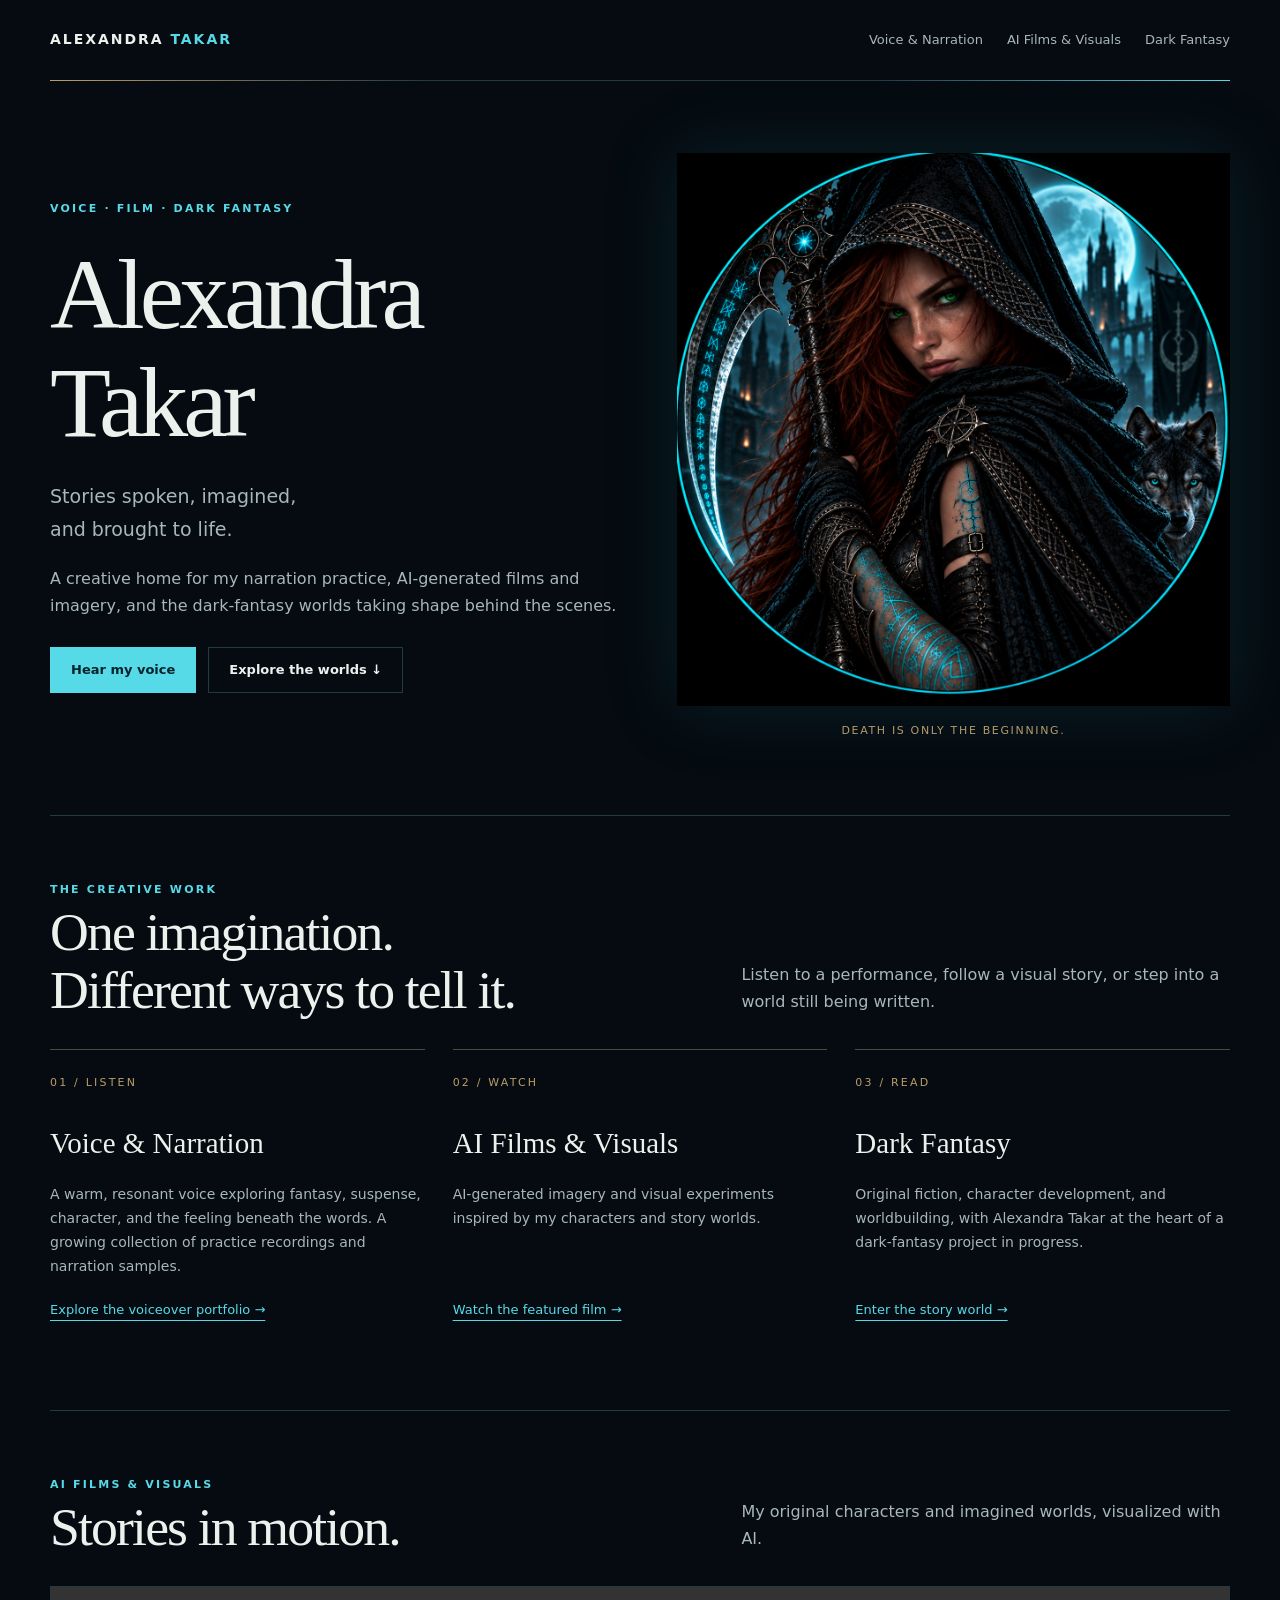
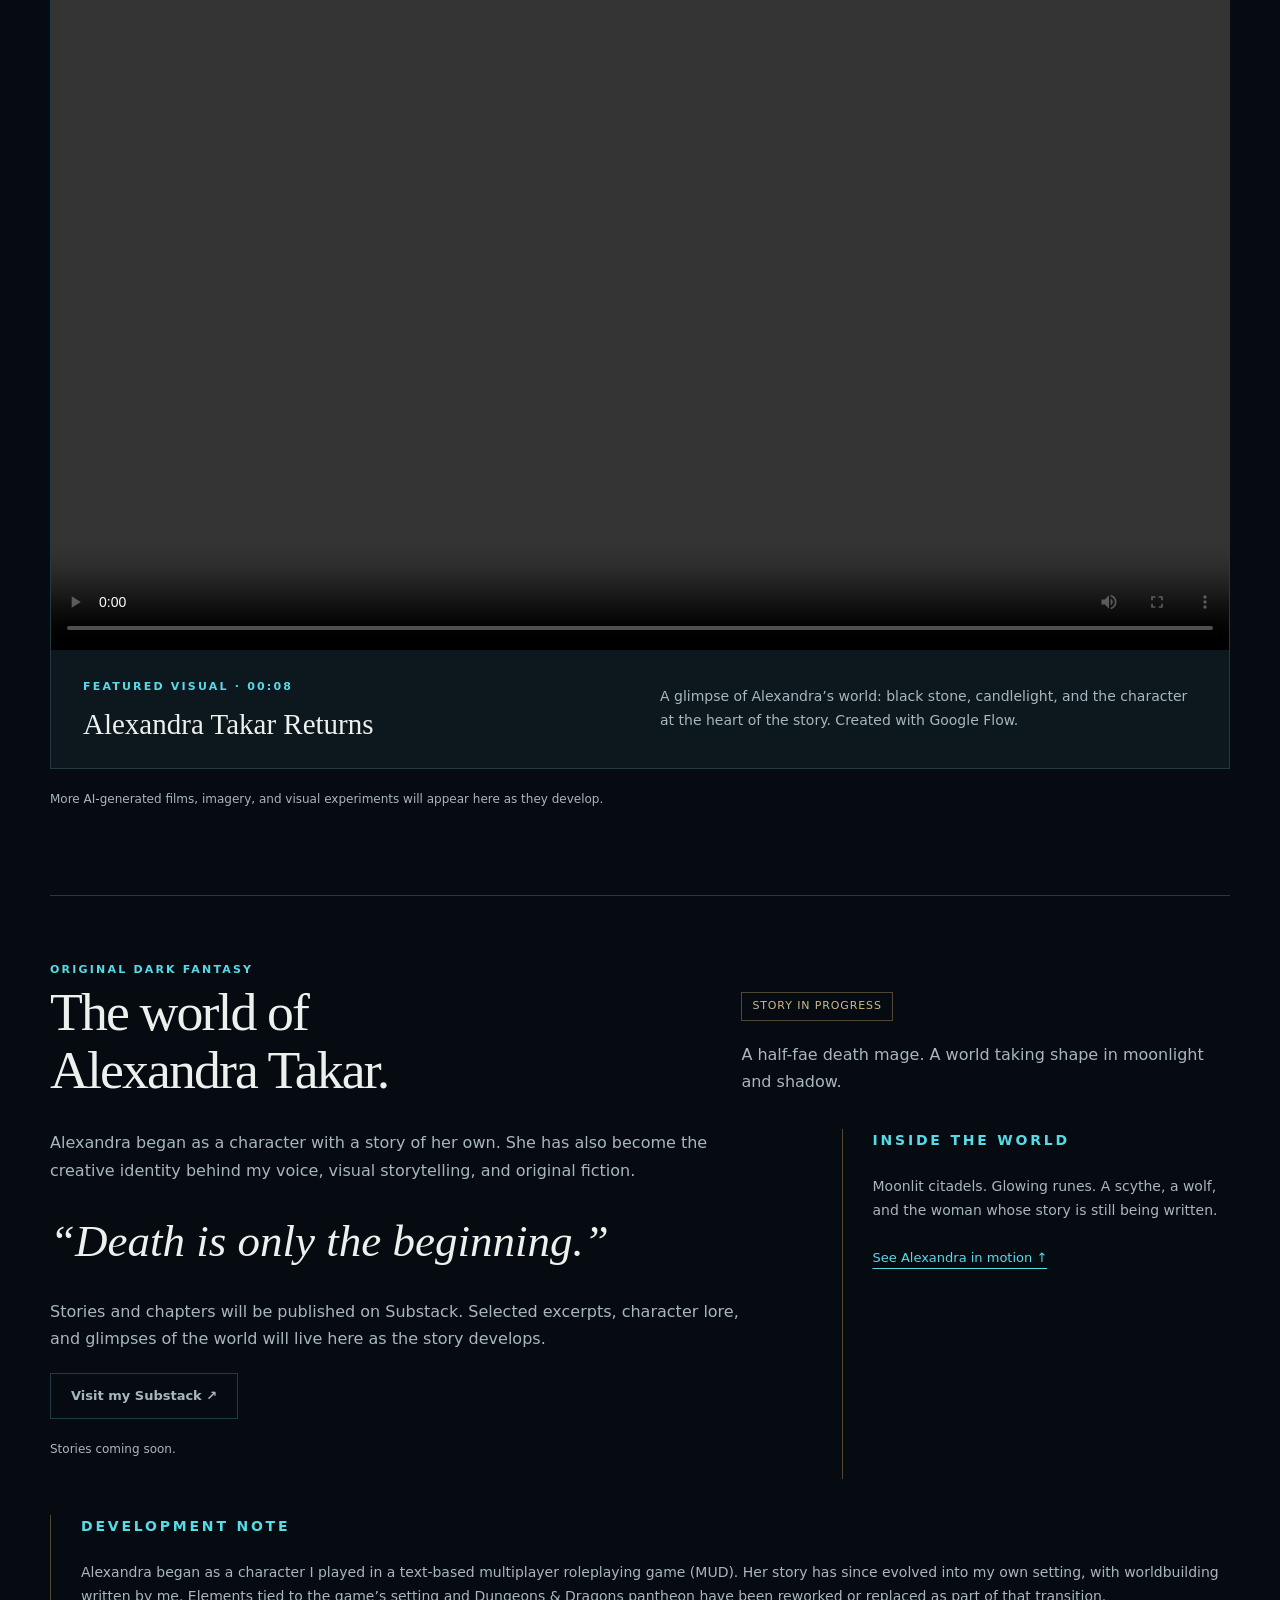
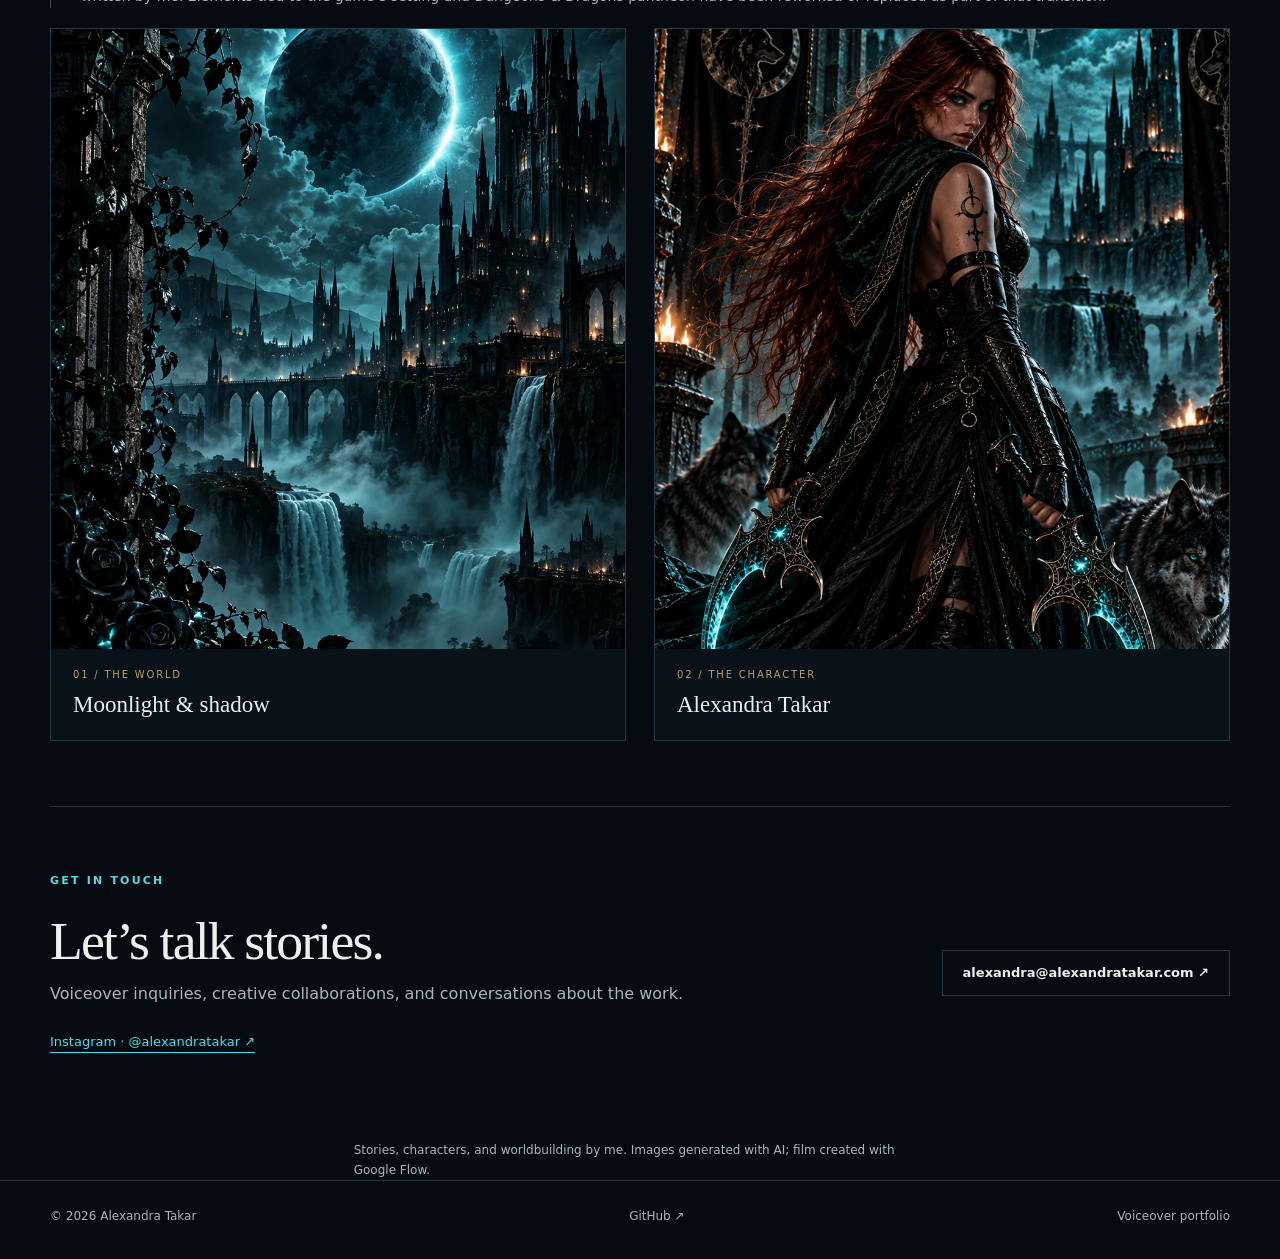
<file: index.html>
<!doctype html>
<html lang="en"><head>
<meta charset="utf-8"><meta name="viewport" content="width=device-width, initial-scale=1">
<meta name="description" content="Alexandra Takar — voiceover, narration, AI-generated films and imagery, and dark-fantasy storytelling.">
<meta name="theme-color" content="#050b10"><meta property="og:title" content="Alexandra Takar | Voice, Film & Dark Fantasy">
<meta property="og:description" content="Stories spoken, imagined, and brought to life."><meta property="og:image" content="https://vivolo.me/assets/alexandra-takar.png">
<title>Alexandra Takar | Voice, Film & Dark Fantasy</title>
<link rel="stylesheet" href="alexandratakar.css"><link rel="icon" href="assets/alexandra-takar.png" type="image/png">
</head><body>
<a class="skip" href="#main">Skip to content</a>
<header class="shell topbar"><a class="brand" href="/">Alexandra <span>Takar</span></a><nav aria-label="Main navigation"><a href="/voiceover">Voice & Narration</a><a href="#films">AI Films & Visuals</a><a href="#stories">Dark Fantasy</a></nav></header>
<main id="main">
<section class="shell hero"><div class="hero-copy"><p class="eyebrow">Voice · Film · Dark Fantasy</p><h1>Alexandra<br>Takar</h1><p class="lede">Stories spoken, imagined,<br>and brought to life.</p><p>A creative home for my narration practice, AI-generated films and imagery, and the dark-fantasy worlds taking shape behind the scenes.</p><div class="actions"><a class="button primary" href="/voiceover#samples">Hear my voice</a><a class="button" href="#explore">Explore the worlds ↓</a></div></div>
<figure><img src="assets/alexandra-takar.png" alt="Alexandra Takar, a hooded red-haired fantasy character with a glowing scythe and a wolf beneath a blue moon" width="1254" height="1254" fetchpriority="high"><figcaption>DEATH IS ONLY THE BEGINNING.</figcaption></figure></section>
<section class="shell section" id="explore"><div class="section-head"><div><p class="eyebrow">The creative work</p><h2>One imagination.<br>Different ways to tell it.</h2></div><p>Listen to a performance, follow a visual story, or step into a world still being written.</p></div>
<div class="paths">
<article class="path"><span class="number">01 / LISTEN</span><h3>Voice & Narration</h3><p>A warm, resonant voice exploring fantasy, suspense, character, and the feeling beneath the words. A growing collection of practice recordings and narration samples.</p><a class="text-link" href="/voiceover">Explore the voiceover portfolio →</a></article>
<article class="path"><span class="number">02 / WATCH</span><h3>AI Films & Visuals</h3><p>AI-generated imagery and visual experiments inspired by my characters and story worlds.</p><a class="text-link" href="#films">Watch the featured film →</a></article>
<article class="path"><span class="number">03 / READ</span><h3>Dark Fantasy</h3><p>Original fiction, character development, and worldbuilding, with Alexandra Takar at the heart of a dark-fantasy project in progress.</p><a class="text-link" href="#stories">Enter the story world →</a></article>
</div></section>
<section class="shell section" id="films">
<div class="section-head"><div><p class="eyebrow">AI Films & Visuals</p><h2>Stories in motion.</h2></div><p>My original characters and imagined worlds, visualized with AI.</p></div>
<article class="feature-film"><div class="film-player"><video controls playsinline preload="metadata" aria-labelledby="returns-title" width="1280" height="720"><source src="assets/alexandra-takar-returns.mp4" type="video/mp4">Your browser does not support embedded video. <a href="assets/alexandra-takar-returns.mp4">Watch Alexandra Takar Returns</a>.</video></div><div class="film-caption"><div><p class="eyebrow">Featured visual · 00:08</p><h3 id="returns-title">Alexandra Takar Returns</h3></div><p>A glimpse of Alexandra’s world: black stone, candlelight, and the character at the heart of the story. Created with Google Flow.</p></div></article>
<p class="note">More AI-generated films, imagery, and visual experiments will appear here as they develop.</p>
</section>
<section class="shell section" id="stories">
<div class="section-head"><div><p class="eyebrow">Original Dark Fantasy</p><h2>The world of<br>Alexandra Takar.</h2></div><div><span class="status">Story in progress</span><p>A half-fae death mage. A world taking shape in moonlight and shadow.</p></div></div>
<div class="story-intro"><div><p>Alexandra began as a character with a story of her own. She has also become the creative identity behind my voice, visual storytelling, and original fiction.</p><blockquote class="quote">“Death is only the beginning.”</blockquote><p>Stories and chapters will be published on Substack. Selected excerpts, character lore, and glimpses of the world will live here as the story develops.</p><p><a class="button" href="https://alexandratakar.substack.com/" target="_blank" rel="noopener noreferrer">Visit my Substack ↗</a></p><p class="note">Stories coming soon.</p></div><div class="story-note"><p class="eyebrow">Inside the world</p><p>Moonlit citadels. Glowing runes. A scythe, a wolf, and the woman whose story is still being written.</p><a class="text-link" href="#films">See Alexandra in motion ↑</a></div></div>
<aside class="story-note" aria-label="Development note"><p class="eyebrow">Development note</p><p>Alexandra began as a character I played in a text-based multiplayer roleplaying game (MUD). Her story has since evolved into my own setting, with worldbuilding written by me. Elements tied to the game’s setting and Dungeons &amp; Dragons pantheon have been reworked or replaced as part of that transition.</p></aside>
<div class="world-gallery"><figure><img src="assets/alexandra-world.webp" alt="A dark gothic citadel beneath a luminous blue eclipse, surrounded by mist and ruins" width="941" height="1672" loading="lazy"><figcaption><span>01 / THE WORLD</span>Moonlight & shadow</figcaption></figure><figure><img src="assets/alexandra-film-poster.webp" alt="Alexandra looks back beneath a glowing rune circle, holding her scythe with a wolf beside her" width="941" height="1672" loading="lazy"><figcaption><span>02 / THE CHARACTER</span>Alexandra Takar</figcaption></figure></div>
</section>
<section class="shell section contact" id="contact"><div><p class="eyebrow">Get in touch</p><h2>Let’s talk stories.</h2><p>Voiceover inquiries, creative collaborations, and conversations about the work.</p><p><a class="text-link" href="https://www.instagram.com/alexandratakar/" target="_blank" rel="noopener noreferrer" aria-label="Instagram: @alexandratakar">Instagram · @alexandratakar ↗</a></p></div><a class="button" href="mailto:alexandra@alexandratakar.com">alexandra@alexandratakar.com ↗</a></section>
<p class="shell note">Stories, characters, and worldbuilding by me. Images generated with AI; film created with Google Flow.</p>
</main><footer class="footer"><div class="shell footer-inner"><span>© 2026 Alexandra Takar</span><a href="https://github.com/alexandratakar">GitHub ↗</a><a href="/voiceover">Voiceover portfolio</a></div></footer>
</body></html>
</file>
<file: alexandratakar.css>
:root{color-scheme:dark;--bg:#050b10;--panel:#0d171e;--ink:#ecf1ed;--muted:#a8b7bd;--accent:#57dae7;--line:#233a43}*{box-sizing:border-box}html{scroll-behavior:smooth;scroll-padding-top:24px}body{margin:0;background:var(--bg);color:var(--ink);font:16px/1.7 system-ui,-apple-system,"Segoe UI",sans-serif}a{color:inherit}a:focus-visible,button:focus-visible{outline:2px solid var(--accent);outline-offset:6px}a:hover{color:var(--accent)}.shell{width:min(1180px,calc(100% - 48px));margin:auto}.skip{position:absolute;left:16px;top:-100px;background:var(--ink);color:var(--bg);padding:12px;z-index:10}.skip:focus{top:12px}.topbar{display:flex;justify-content:space-between;align-items:center;gap:28px;padding:28px 0;border-bottom:1px solid var(--line)}.brand{text-decoration:none;text-transform:uppercase;letter-spacing:.14em;font-size:14px;font-weight:650}.brand span{color:var(--accent)}nav{display:flex;flex-wrap:wrap;gap:24px}nav a{text-decoration:none;font-size:13px;color:var(--muted)}nav [aria-current]{color:var(--accent)}.eyebrow{color:var(--accent);text-transform:uppercase;letter-spacing:.2em;font-size:11px;font-weight:650;margin:0 0 22px}h1,h2,h3{font-family:Georgia,"Times New Roman",serif;font-weight:400;line-height:1.08;margin:0 0 24px}h1{font-size:clamp(54px,7.8vw,100px);letter-spacing:-.05em}h2{font-size:clamp(35px,4.2vw,56px);letter-spacing:-.035em}h3{font-size:29px}p{color:var(--muted);margin:0 0 20px}.hero{display:grid;grid-template-columns:1.05fr 1fr;align-items:center;gap:46px;padding:72px 0 74px}.hero-copy{max-width:600px}.hero .lede{font-size:19px;max-width:43ch}.hero figure{margin:0}.hero img{display:block;width:100%;height:auto;filter:drop-shadow(0 0 36px #1c8ba826)}.hero figcaption{text-align:center;font-size:11px;color:var(--muted);letter-spacing:.15em;margin-top:16px}.actions{display:flex;gap:12px;flex-wrap:wrap;margin-top:28px}.button{display:inline-flex;align-items:center;justify-content:center;min-height:46px;padding:10px 20px;text-decoration:none;border:1px solid var(--line);font-size:13px;font-weight:650}.button.primary{background:var(--accent);color:#06232c;border-color:var(--accent)}.button:hover{background:#17303b;color:var(--ink)}.section{border-top:1px solid var(--line);padding:65px 0}.section-head{display:flex;align-items:end;justify-content:space-between;gap:40px;margin-bottom:30px}.section-head p{max-width:48ch;margin-bottom:4px}.section-head h2{margin-bottom:0}.paths{display:grid;grid-template-columns:repeat(3,1fr);gap:28px}.path{border-top:1px solid var(--accent);padding:24px 0;display:flex;flex-direction:column}.number{font-size:11px;color:var(--accent);letter-spacing:.2em;margin-bottom:35px}.path p{font-size:14px;flex:1}.text-link{color:var(--accent);font-size:13px;text-underline-offset:6px}.split{display:grid;grid-template-columns:.7fr 1fr;gap:80px}.status{display:inline-block;border:1px solid var(--line);padding:4px 10px;margin-bottom:20px;color:var(--muted);font-size:11px;letter-spacing:.08em;text-transform:uppercase}.quote{font:italic clamp(28px,4vw,45px)/1.3 Georgia,serif;color:var(--ink);margin:28px 0}.samples{display:grid;grid-template-columns:1fr 1fr;gap:20px}.sample{padding:28px;border:1px solid var(--line);background:var(--panel);min-width:0}.sample h3{margin-bottom:14px}.sample p{font-size:14px}.sample-meta{font-size:10px;text-transform:uppercase;letter-spacing:.16em;color:var(--accent);margin-bottom:16px}.sample audio{width:100%;margin-top:10px}.sample video{width:100%;max-height:540px;background:#000;display:block}.sample.video-sample{grid-column:1/-1;display:grid;grid-template-columns:.8fr 1fr;gap:32px;align-items:center}.duration{color:var(--muted);font-size:11px;margin-top:9px}.contact{display:flex;align-items:center;justify-content:space-between;gap:32px}.contact h2{margin-bottom:10px}.contact a{overflow-wrap:anywhere}.footer{padding:25px 0 32px;border-top:1px solid var(--line);font-size:12px;color:var(--muted)}.footer-inner{display:flex;justify-content:space-between;gap:20px}.footer a{text-decoration:none}.note{font-size:12px;max-width:75ch}@media(max-width:760px){.shell{width:calc(100% - 32px)}.topbar{align-items:start;gap:18px}.brand{font-size:12px;max-width:150px}nav{gap:10px 17px;justify-content:end}nav a{font-size:12px}.hero{grid-template-columns:1fr;padding:45px 0;gap:32px}.hero figure{grid-row:1;max-width:340px;margin:auto}.hero h1{font-size:clamp(52px,13vw,80px)}.paths,.split,.samples,.sample.video-sample{grid-template-columns:1fr}.split{gap:20px}.section-head,.contact{display:block}.section-head h2{margin-bottom:20px}.paths{gap:0}.path{padding:25px 0}.number{margin-bottom:18px}.section{padding:42px 0}.sample{padding:22px}.contact .button{margin-top:15px}.footer-inner{flex-wrap:wrap}}@media(prefers-reduced-motion:reduce){html{scroll-behavior:auto}}
/* Alexandra's world: moonlight, black stone, and aged gold. */
:root{--gold:#ba9c68}
.topbar{border-image:linear-gradient(90deg,var(--gold),var(--line) 32%,var(--line) 70%,var(--accent)) 1}
.hero figcaption{color:var(--gold)}
.number{color:var(--gold)}.path{border-color:#4b4a3b}
.status{border-color:#514735;color:#d0b88b}
.feature-film{border:1px solid var(--line);margin-bottom:20px;background:var(--panel)}
.film-player{background:#000}.film-player video{display:block;width:100%;height:auto;aspect-ratio:16/9}
.film-caption{display:grid;grid-template-columns:1fr 1fr;gap:40px;padding:28px 32px;align-items:center}
.film-caption .eyebrow{margin-bottom:12px}.film-caption h3{margin-bottom:0}.film-caption p:last-child{margin-bottom:0;font-size:14px}
.story-intro{display:grid;grid-template-columns:1.3fr .7fr;gap:70px;margin-bottom:36px}.story-note{border-left:1px solid #514735;padding-left:30px}.story-note p{font-size:14px}
.world-gallery{display:grid;grid-template-columns:1fr 1fr;gap:28px}.world-gallery figure{margin:0;background:#091218;border:1px solid var(--line);overflow:hidden}
.world-gallery img{display:block;width:100%;height:clamp(360px,49vw,620px);object-fit:cover;object-position:center 40%}
.world-gallery figcaption{padding:18px 22px;font:23px/1.4 Georgia,serif}.world-gallery figcaption span{display:block;color:var(--gold);font:10px/1.6 system-ui,sans-serif;letter-spacing:.18em;margin-bottom:6px}
@media(max-width:760px){.film-caption,.story-intro{grid-template-columns:1fr;gap:20px}.film-caption{padding:22px}.story-note{padding-left:20px}.world-gallery{gap:14px}.world-gallery img{height:clamp(240px,72vw,460px)}.world-gallery figcaption{font-size:18px;padding:15px}.world-gallery figcaption span{font-size:8px}}
@media(max-width:420px){.world-gallery{grid-template-columns:1fr}.world-gallery img{height:auto;max-height:560px;object-fit:cover}}
</file>
